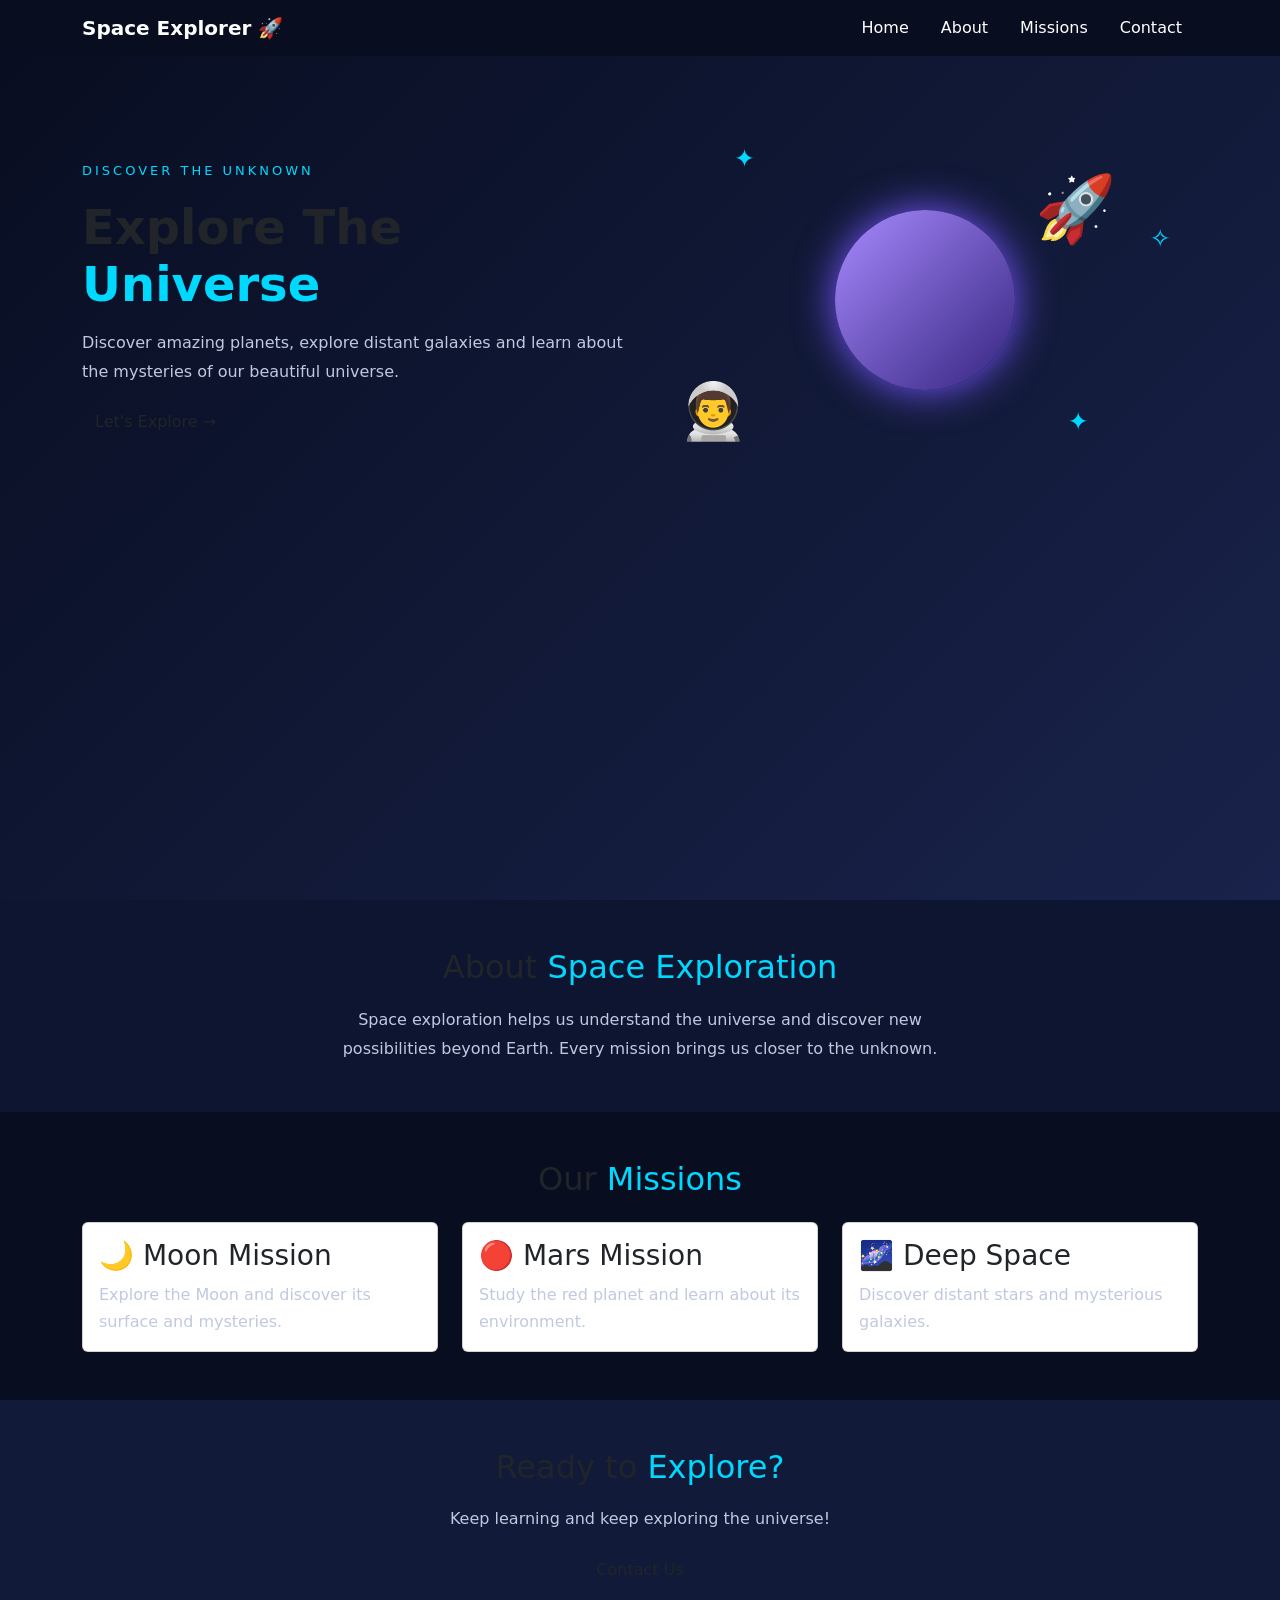
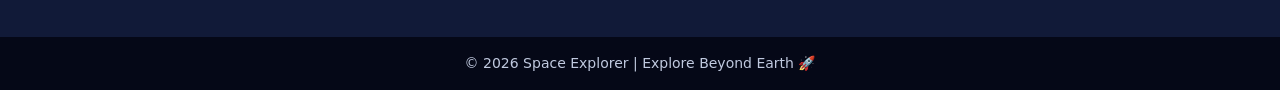
<file: Task 4/index.html>
<!DOCTYPE html>
<html lang="en">
<head>
    <meta charset="UTF-8">
    <meta name="viewport" content="width=device-width, initial-scale=1.0">

    <title>Space Explorer</title>

    <link rel="stylesheet" href="task4.css">

    <link href="https://cdn.jsdelivr.net/npm/bootstrap@5.3.8/dist/css/bootstrap.min.css"
          rel="stylesheet">
</head>

<body>

    <!-- Navbar -->
    <nav class="navbar navbar-expand-lg navbar-dark fixed-top">
        <div class="container">

            <a class="navbar-brand" href="#home">
                Space Explorer 🚀
            </a>

            <button class="navbar-toggler" type="button"
                    data-bs-toggle="collapse"
                    data-bs-target="#navbarNav">
                <span class="navbar-toggler-icon"></span>
            </button>

            <div class="collapse navbar-collapse" id="navbarNav">
                <ul class="navbar-nav ms-auto">

                    <li class="nav-item">
                        <a class="nav-link" href="#home">Home</a>
                    </li>

                    <li class="nav-item">
                        <a class="nav-link" href="#about">About</a>
                    </li>

                    <li class="nav-item">
                        <a class="nav-link" href="#missions">Missions</a>
                    </li>

                    <li class="nav-item">
                        <a class="nav-link" href="#contact">Contact</a>
                    </li>

                </ul>
            </div>

        </div>
    </nav>


    <!-- Hero Section -->
    <section id="home" class="hero">
        <div class="container">
            <div class="row align-items-center">

                <div class="col-md-6 hero-text">

                    <p class="heading">DISCOVER THE UNKNOWN</p>

                    <h1>
                        Explore The
                        <span>Universe</span>
                    </h1>

                    <p>
                        Discover amazing planets, explore distant
                        galaxies and learn about the mysteries
                        of our beautiful universe.
                    </p>

                    <a href="#missions" class="btn explore-btn">
                        Let's Explore →
                    </a>

                </div>

                <div class="col-md-6">

                    <div class="space">

                        <div class="planet"></div>

                        <div class="rocket">🚀</div>

                        <div class="astronaut">👨‍🚀</div>

                        <div class="star star1">✦</div>
                        <div class="star star2">✧</div>
                        <div class="star star3">✦</div>

                    </div>

                </div>

            </div>
        </div>
    </section>


    <!-- About Section -->
    <section id="about" class="about py-5">

        <div class="container text-center">

            <h2>About <span>Space Exploration</span></h2>

            <p>
                Space exploration helps us understand the universe
                and discover new possibilities beyond Earth.
                Every mission brings us closer to the unknown.
            </p>

        </div>

    </section>


    <!-- Missions Section -->
    <section id="missions" class="missions py-5">

        <div class="container">

            <h2 class="text-center mb-4">
                Our <span>Missions</span>
            </h2>

            <div class="row g-4">

                <div class="col-md-4">
                    <div class="card mission-card">
                        <div class="card-body">
                            <h3 class="card-title">🌙 Moon Mission</h3>
                            <p class="card-text">
                                Explore the Moon and discover
                                its surface and mysteries.
                            </p>
                        </div>
                    </div>
                </div>

                <div class="col-md-4">
                    <div class="card mission-card">
                        <div class="card-body">
                            <h3 class="card-title">🔴 Mars Mission</h3>
                            <p class="card-text">
                                Study the red planet and learn
                                about its environment.
                            </p>
                        </div>
                    </div>
                </div>

                <div class="col-md-4">
                    <div class="card mission-card">
                        <div class="card-body">
                            <h3 class="card-title">🌌 Deep Space</h3>
                            <p class="card-text">
                                Discover distant stars and
                                mysterious galaxies.
                            </p>
                        </div>
                    </div>
                </div>

            </div>

        </div>

    </section>


    <!-- Contact Section -->
    <section id="contact" class="contact py-5 text-center">

        <div class="container">

            <h2>Ready to <span>Explore?</span></h2>

            <p>Keep learning and keep exploring the universe!</p>

            <a href="mailto:spaceexplorer@example.com"
               class="btn explore-btn">
                Contact Us
            </a>

        </div>

    </section>


    <!-- Footer -->
    <footer class="text-center py-3">
        <p>© 2026 Space Explorer | Explore Beyond Earth 🚀</p>
    </footer>


    <script src="https://cdn.jsdelivr.net/npm/bootstrap@5.3.8/dist/js/bootstrap.bundle.min.js"></script>

</body>
</html>
</file>
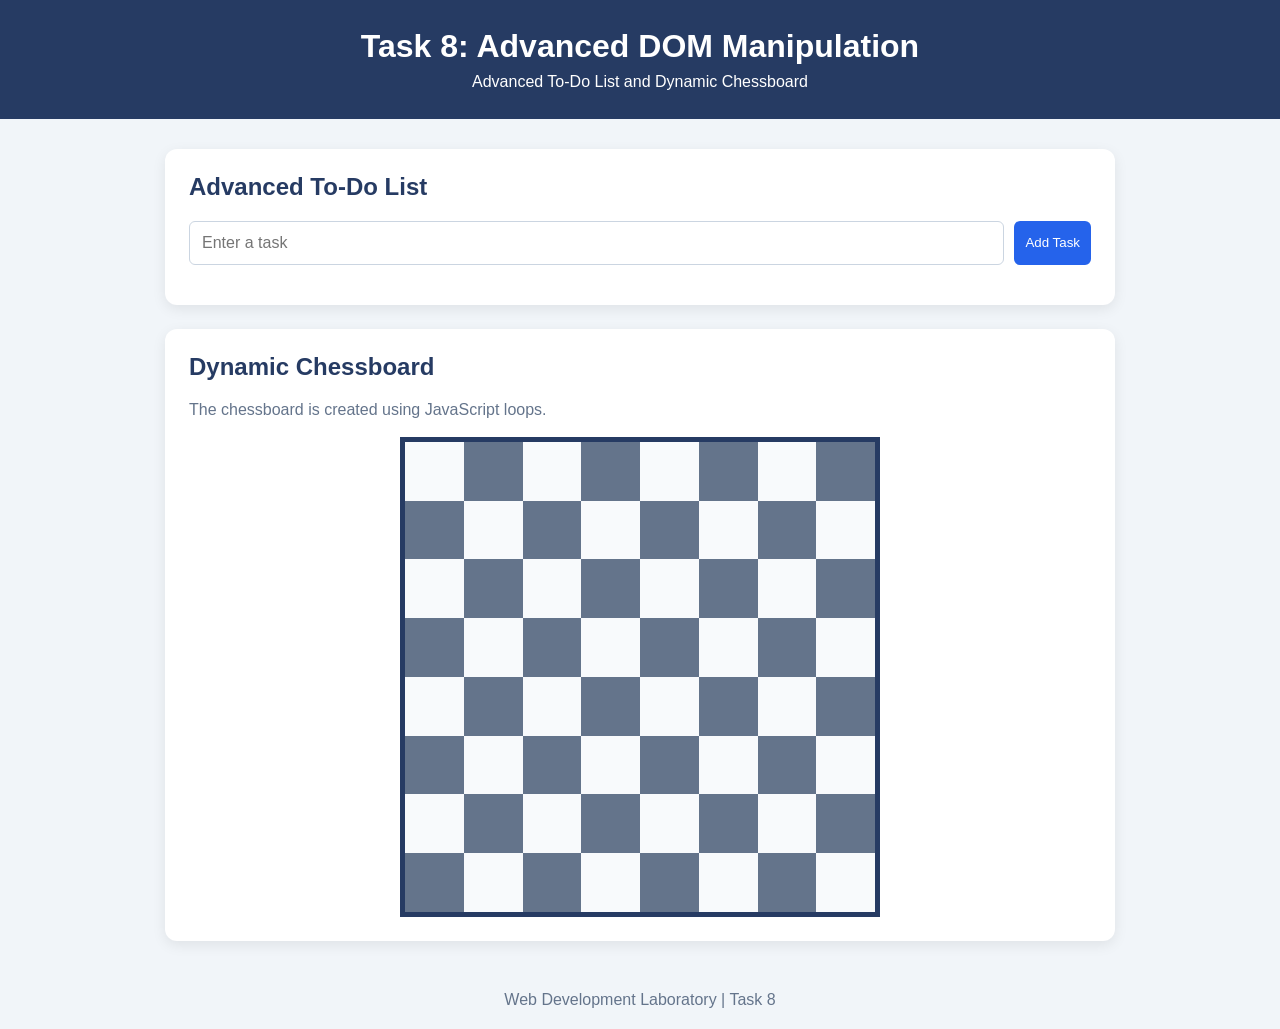
<file: Task 8/index.html>
<!DOCTYPE html>
<html lang="en">
<head>
    <meta charset="UTF-8">
    <meta name="viewport" content="width=device-width, initial-scale=1.0">
    <title>Task 8 - Advanced DOM Applications</title>
    <link rel="stylesheet" href="style.css">
</head>
<body>
    <header>
        <h1>Task 8: Advanced DOM Manipulation</h1>
        <p>Advanced To-Do List and Dynamic Chessboard</p>
    </header>

    <main>
        <section class="card">
            <h2>Advanced To-Do List</h2>
            <div class="input-row">
                <input type="text" id="taskInput" placeholder="Enter a task">
                <button id="addButton">Add Task</button>
            </div>
            <ul id="taskList"></ul>
        </section>

        <section class="card">
            <h2>Dynamic Chessboard</h2>
            <p class="hint">The chessboard is created using JavaScript loops.</p>
            <div id="chessboard" aria-label="Chessboard"></div>
        </section>
    </main>

    <footer>Web Development Laboratory | Task 8</footer>
    <script src="script.js"></script>
</body>
</html>
</file>
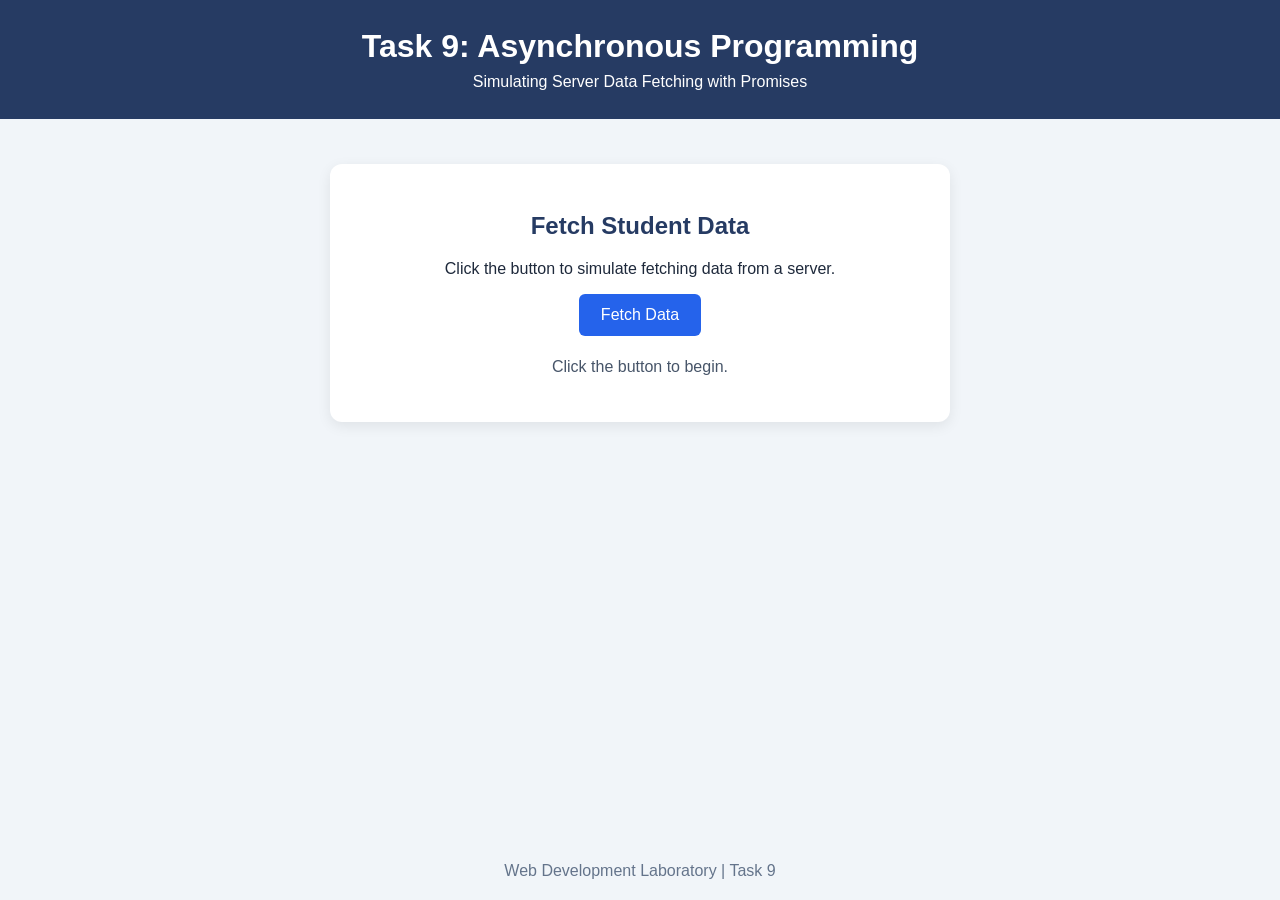
<file: Task 9/index.html>
<!DOCTYPE html>
<html lang="en">
<head>
    <meta charset="UTF-8">
    <meta name="viewport" content="width=device-width, initial-scale=1.0">
    <title>Task 9 - Asynchronous JavaScript</title>
    <link rel="stylesheet" href="style.css">
</head>
<body>
    <header>
        <h1>Task 9: Asynchronous Programming</h1>
        <p>Simulating Server Data Fetching with Promises</p>
    </header>

    <main class="card">
        <h2>Fetch Student Data</h2>
        <p>Click the button to simulate fetching data from a server.</p>
        <button id="fetchButton">Fetch Data</button>
        <p id="status" aria-live="polite">Click the button to begin.</p>
        <div id="result"></div>
    </main>

    <footer>Web Development Laboratory | Task 9</footer>
    <script src="script.js"></script>
</body>
</html>
</file>
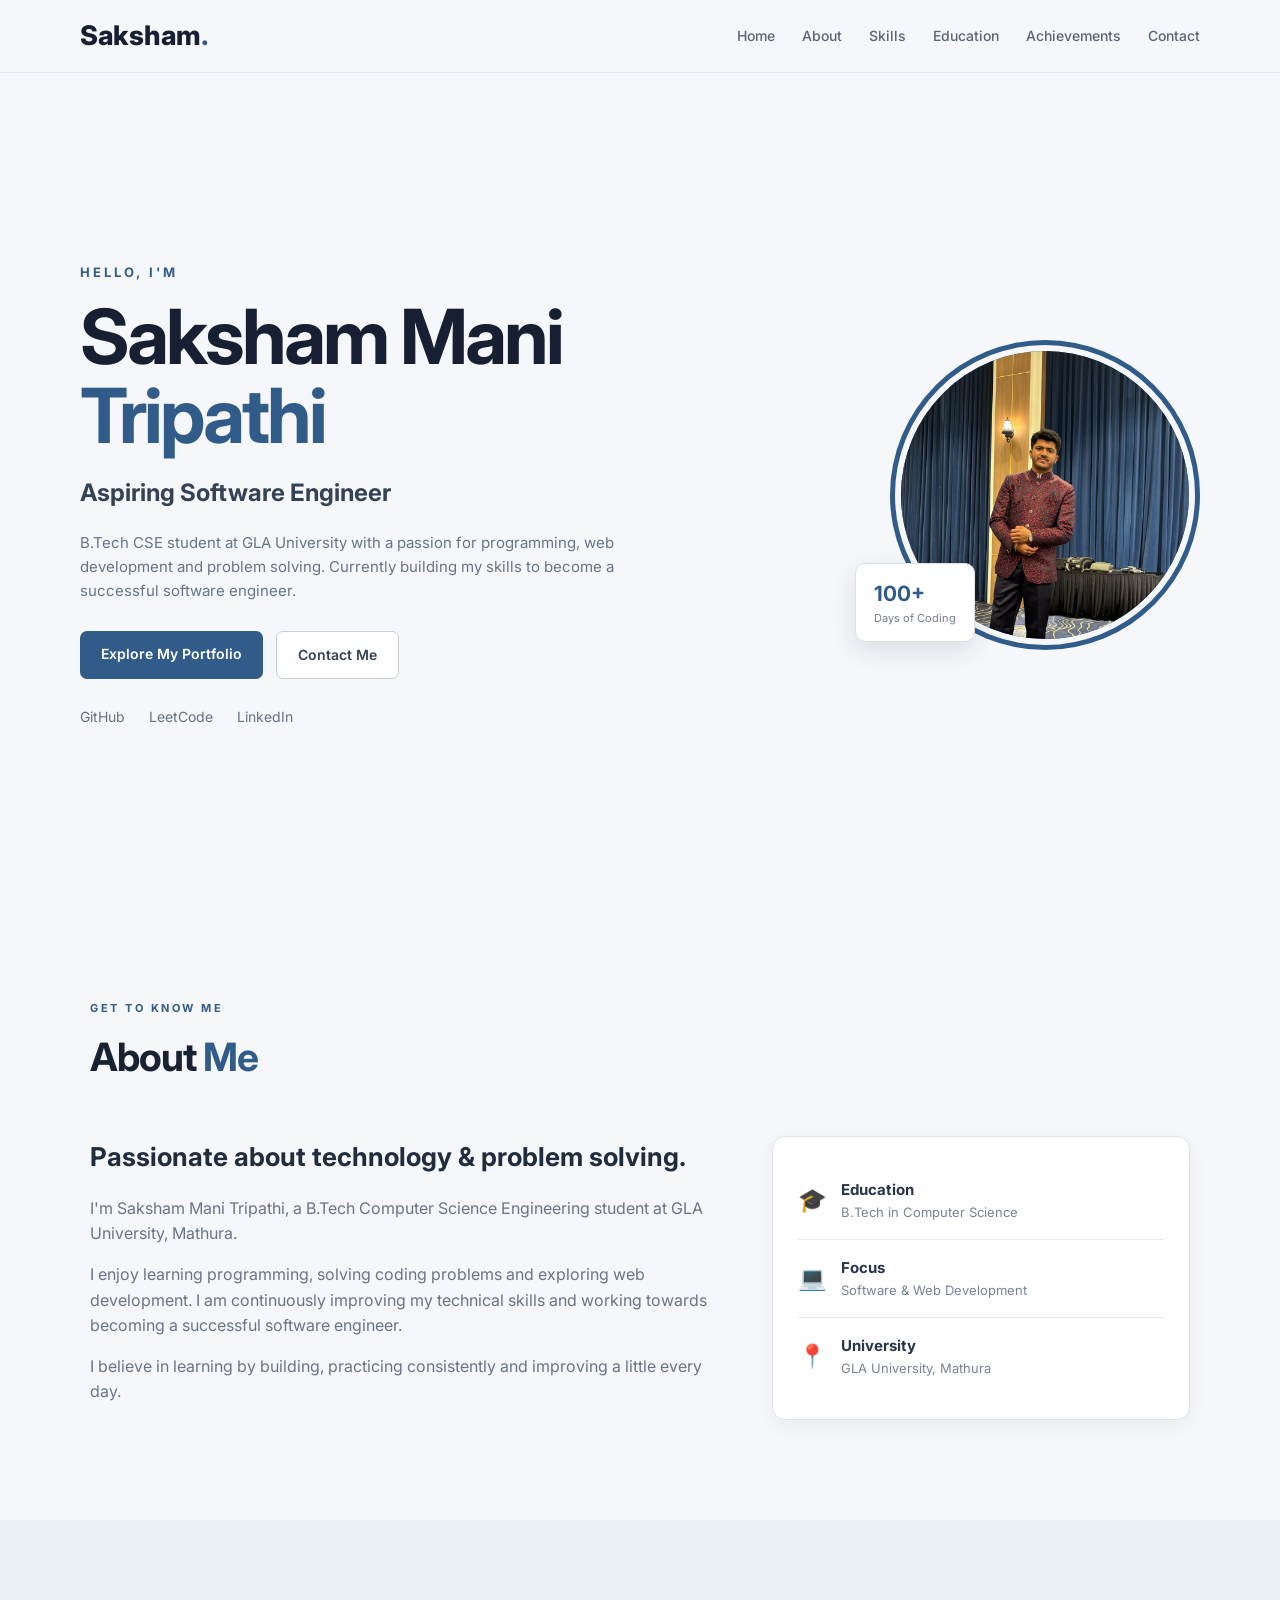
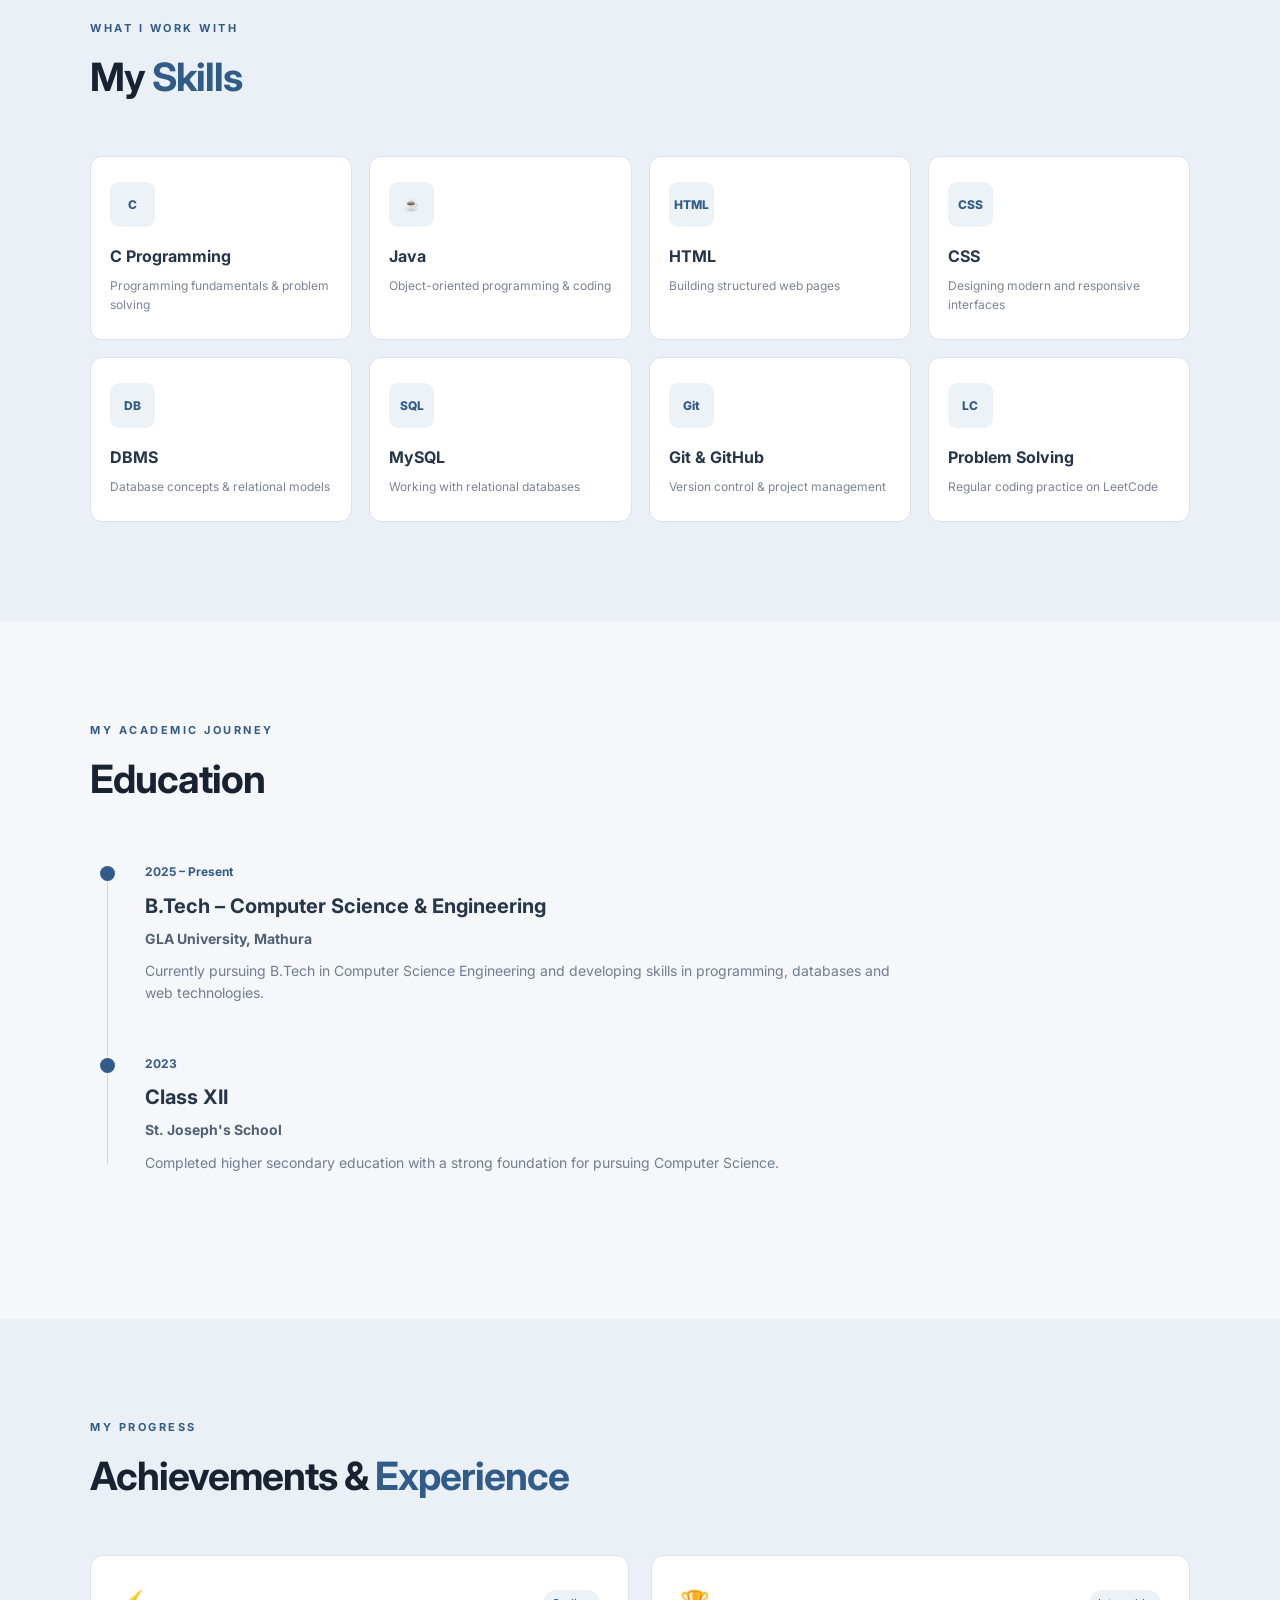
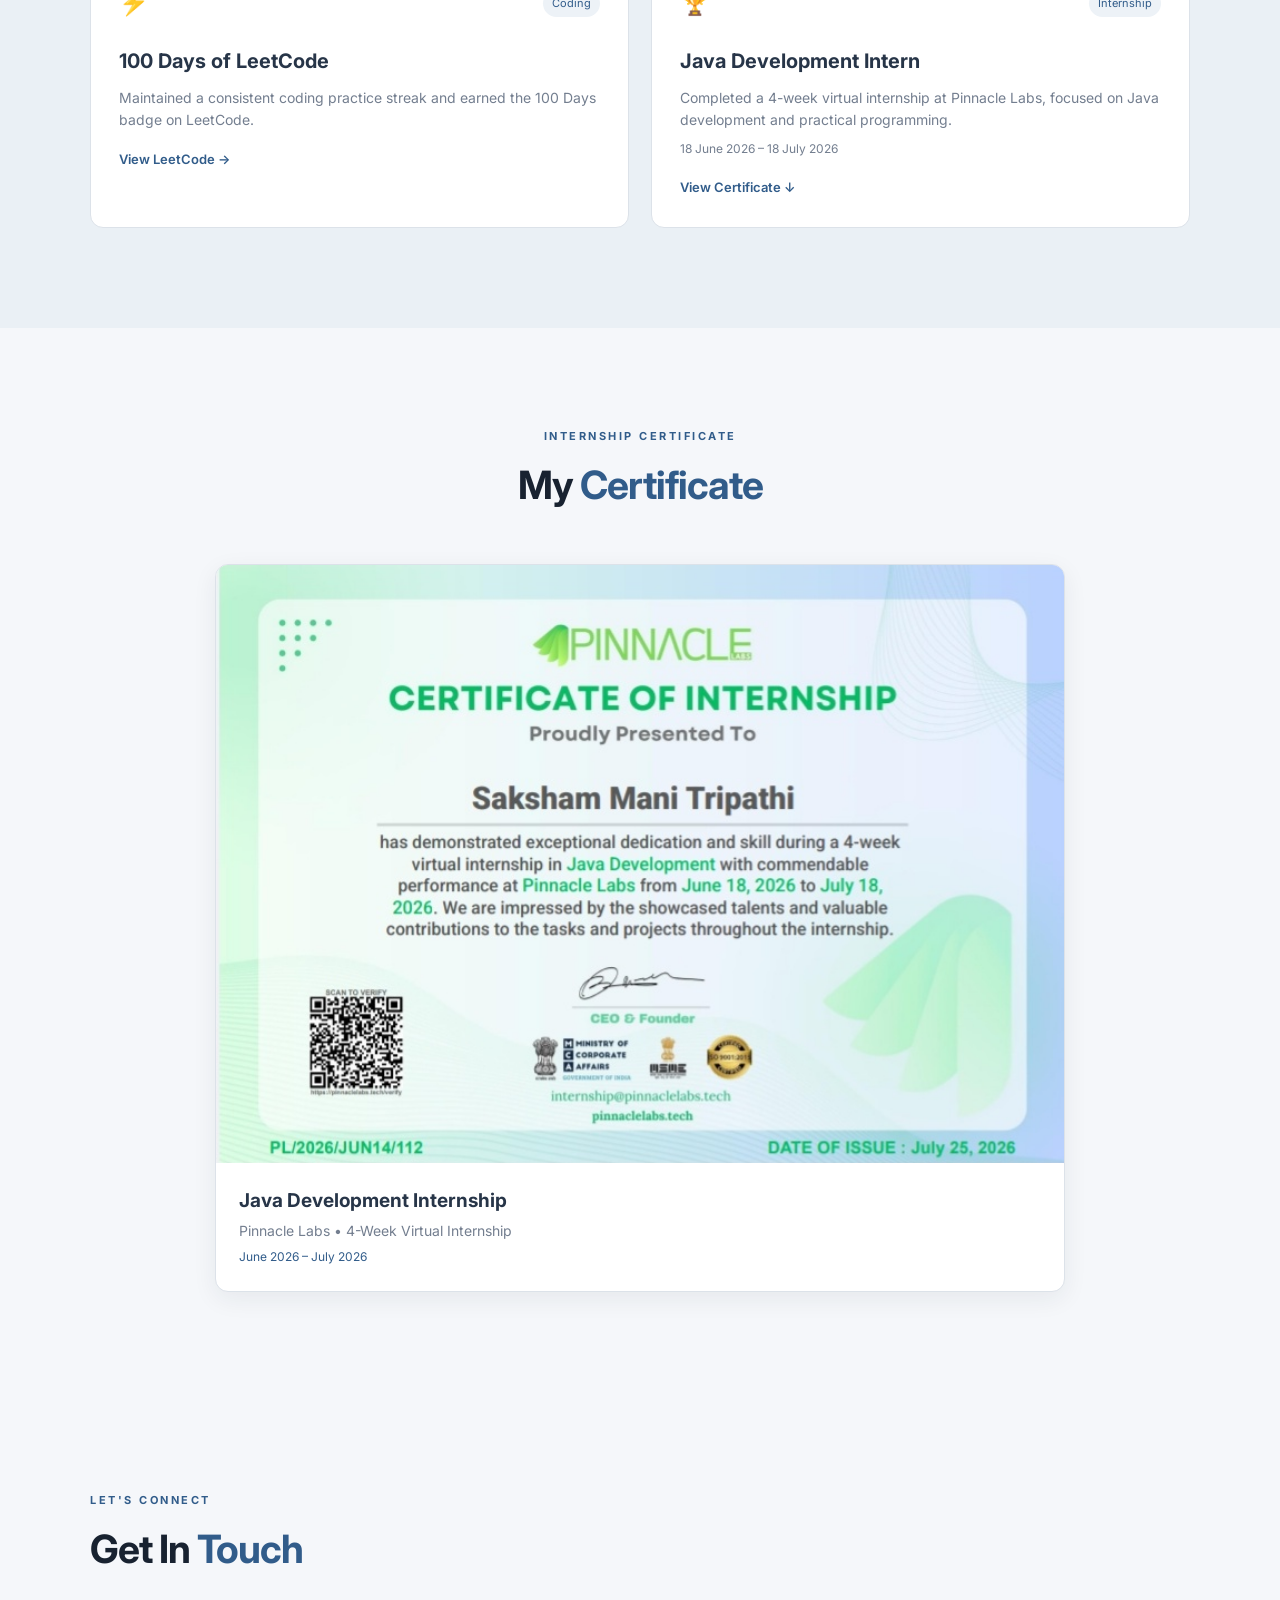
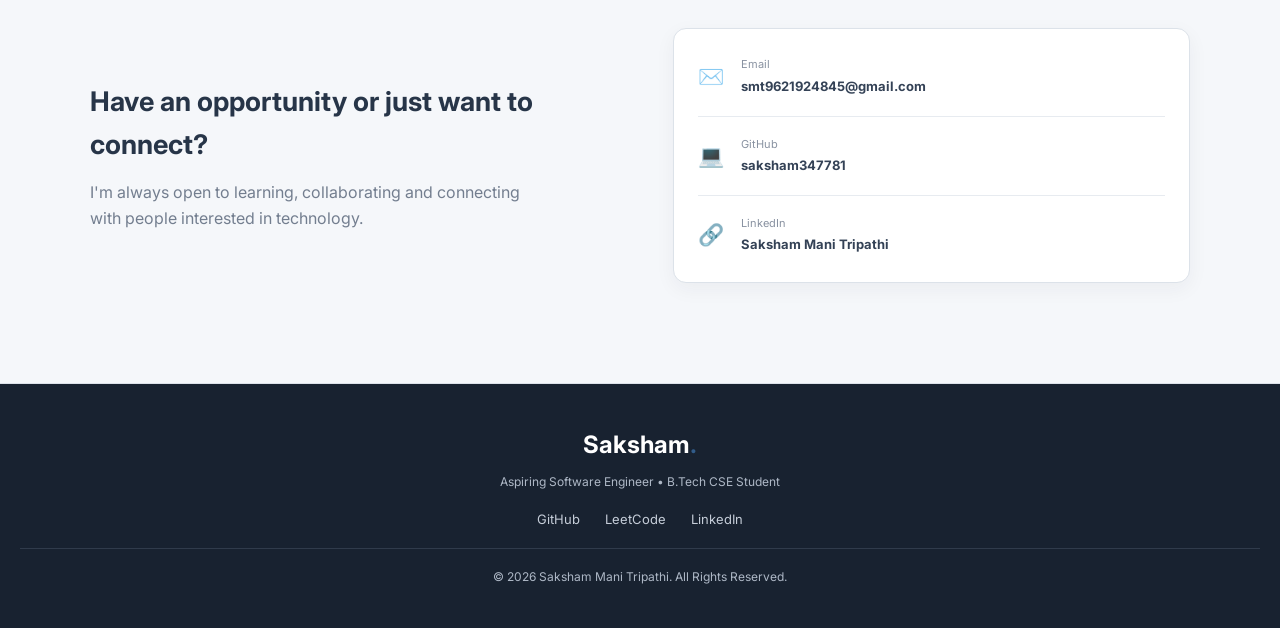
<file: Task 1/Portfolio/index.html>
<!DOCTYPE html>
<html lang="en">
<head>
    <meta charset="UTF-8">
    <meta name="viewport" content="width=device-width, initial-scale=1.0">

    <title>Saksham Mani Tripathi | Portfolio</title>

    <link rel="stylesheet" href="style.css">

    <link rel="preconnect" href="https://fonts.googleapis.com">
    <link rel="preconnect" href="https://fonts.gstatic.com" crossorigin>

    <link href="https://fonts.googleapis.com/css2?family=Inter:wght@400;500;600;700;800&display=swap" rel="stylesheet">
</head>

<body>

    <header class="navbar">
        <div class="nav-container">
            <a href="#home" class="logo">Saksham<span>.</span></a>

            <nav>
                <a href="#home">Home</a>
                <a href="#about">About</a>
                <a href="#skills">Skills</a>
                <a href="#education">Education</a>
                <a href="#achievements">Achievements</a>
                <a href="#contact">Contact</a>
            </nav>
        </div>
    </header>

    <main>

        <section id="home" class="hero">
            <div class="hero-content">
                <p class="small-heading">HELLO, I'M</p>

                <h1>
                    Saksham Mani
                    <span>Tripathi</span>
                </h1>

                <h2>Aspiring Software Engineer</h2>

                <p class="hero-text">
                    B.Tech CSE student at GLA University with a passion for
                    programming, web development and problem solving.
                    Currently building my skills to become a successful
                    software engineer.
                </p>

                <div class="hero-buttons">
                    <a href="#about" class="btn primary-btn">Explore My Portfolio</a>
                    <a href="#contact" class="btn secondary-btn">Contact Me</a>
                </div>

                <div class="social-links">
                    <a href="https://github.com/saksham347781" target="_blank">GitHub</a>
                    <a href="https://leetcode.com/u/saksham_tripathi3477/" target="_blank">LeetCode</a>
                    <a href="https://www.linkedin.com/in/saksham-mani-tripathi-646181384" target="_blank">LinkedIn</a>
                </div>
            </div>

            <div class="hero-image">
                <div class="image-circle">
                    <img src="images/profile.jpg" alt="Saksham Mani Tripathi">
                </div>

                <div class="floating-card">
                    <strong>100+</strong>
                    <span>Days of Coding</span>
                </div>
            </div>
        </section>

        <section id="about" class="section">
            <div class="section-heading">
                <p>GET TO KNOW ME</p>
                <h2>About <span>Me</span></h2>
            </div>

            <div class="about-content">
                <div class="about-text">
                    <h3>Passionate about technology & problem solving.</h3>

                    <p>
                        I'm Saksham Mani Tripathi, a B.Tech Computer Science
                        Engineering student at GLA University, Mathura.
                    </p>

                    <p>
                        I enjoy learning programming, solving coding problems
                        and exploring web development. I am continuously
                        improving my technical skills and working towards
                        becoming a successful software engineer.
                    </p>

                    <p>
                        I believe in learning by building, practicing
                        consistently and improving a little every day.
                    </p>
                </div>

                <div class="about-card">
                    <div class="info-box">
                        <span>🎓</span>
                        <div>
                            <h4>Education</h4>
                            <p>B.Tech in Computer Science</p>
                        </div>
                    </div>

                    <div class="info-box">
                        <span>💻</span>
                        <div>
                            <h4>Focus</h4>
                            <p>Software & Web Development</p>
                        </div>
                    </div>

                    <div class="info-box">
                        <span>📍</span>
                        <div>
                            <h4>University</h4>
                            <p>GLA University, Mathura</p>
                        </div>
                    </div>
                </div>
            </div>
        </section>

        <section id="skills" class="section skills-section">
            <div class="section-heading">
                <p>WHAT I WORK WITH</p>
                <h2>My <span>Skills</span></h2>
            </div>

            <div class="skills-grid">

                <div class="skill-card">
                    <div class="skill-icon">C</div>
                    <h3>C Programming</h3>
                    <p>Programming fundamentals & problem solving</p>
                </div>

                <div class="skill-card">
                    <div class="skill-icon">☕</div>
                    <h3>Java</h3>
                    <p>Object-oriented programming & coding</p>
                </div>

                <div class="skill-card">
                    <div class="skill-icon">HTML</div>
                    <h3>HTML</h3>
                    <p>Building structured web pages</p>
                </div>

                <div class="skill-card">
                    <div class="skill-icon">CSS</div>
                    <h3>CSS</h3>
                    <p>Designing modern and responsive interfaces</p>
                </div>

                <div class="skill-card">
                    <div class="skill-icon">DB</div>
                    <h3>DBMS</h3>
                    <p>Database concepts & relational models</p>
                </div>

                <div class="skill-card">
                    <div class="skill-icon">SQL</div>
                    <h3>MySQL</h3>
                    <p>Working with relational databases</p>
                </div>

                <div class="skill-card">
                    <div class="skill-icon">Git</div>
                    <h3>Git & GitHub</h3>
                    <p>Version control & project management</p>
                </div>

                <div class="skill-card">
                    <div class="skill-icon">LC</div>
                    <h3>Problem Solving</h3>
                    <p>Regular coding practice on LeetCode</p>
                </div>

            </div>
        </section>

        <section id="education" class="section">
            <div class="section-heading">
                <p>MY ACADEMIC JOURNEY</p>
                <h2>Education</h2>
            </div>

            <div class="timeline">

                <div class="timeline-item">
                    <div class="timeline-dot"></div>

                    <div class="timeline-content">
                        <span class="timeline-date">2025 – Present</span>

                        <h3>B.Tech – Computer Science & Engineering</h3>
                        <h4>GLA University, Mathura</h4>

                        <p>
                            Currently pursuing B.Tech in Computer Science
                            Engineering and developing skills in programming,
                            databases and web technologies.
                        </p>
                    </div>
                </div>

                <div class="timeline-item">
                    <div class="timeline-dot"></div>

                    <div class="timeline-content">
                        <span class="timeline-date">2023</span>

                        <h3>Class XII</h3>
                        <h4>St. Joseph's School</h4>

                        <p>
                            Completed higher secondary education with a strong
                            foundation for pursuing Computer Science.
                        </p>
                    </div>
                </div>

            </div>
        </section>

        <section id="achievements" class="section achievements-section">
            <div class="section-heading">
                <p>MY PROGRESS</p>
                <h2>Achievements & <span>Experience</span></h2>
            </div>

            <div class="achievement-grid">

                <div class="achievement-card">
                    <div class="achievement-top">
                        <div class="achievement-icon">⚡</div>
                        <span class="achievement-tag">Coding</span>
                    </div>

                    <h3>100 Days of LeetCode</h3>

                    <p>
                        Maintained a consistent coding practice streak and
                        earned the 100 Days badge on LeetCode.
                    </p>

                    <a href="https://leetcode.com/u/saksham_tripathi3477/" target="_blank">
                        View LeetCode →
                    </a>
                </div>

                <div class="achievement-card">
                    <div class="achievement-top">
                        <div class="achievement-icon">🏆</div>
                        <span class="achievement-tag">Internship</span>
                    </div>

                    <h3>Java Development Intern</h3>

                    <p>
                        Completed a 4-week virtual internship at Pinnacle Labs,
                        focused on Java development and practical programming.
                    </p>

                    <p class="date-text">
                        18 June 2026 – 18 July 2026
                    </p>

                    <a href="#certificate">
                        View Certificate ↓
                    </a>
                </div>

            </div>
        </section>

        <section id="certificate" class="section certificate-section">
            <div class="section-heading">
                <p>INTERNSHIP CERTIFICATE</p>
                <h2>My <span>Certificate</span></h2>
            </div>

            <div class="certificate-card">
                <img src="images/pinnacle-certificate.jpg" alt="Pinnacle Labs Internship Certificate">

                <div class="certificate-info">
                    <h3>Java Development Internship</h3>
                    <p>Pinnacle Labs • 4-Week Virtual Internship</p>
                    <span>June 2026 – July 2026</span>
                </div>
            </div>
        </section>

        <section id="contact" class="section contact-section">
            <div class="section-heading">
                <p>LET'S CONNECT</p>
                <h2>Get In <span>Touch</span></h2>
            </div>

            <div class="contact-content">

                <div class="contact-text">
                    <h3>Have an opportunity or just want to connect?</h3>

                    <p>
                        I'm always open to learning, collaborating and
                        connecting with people interested in technology.
                    </p>
                </div>

                <div class="contact-card">

                    <a href="mailto:smt9621924845@gmail.com" class="contact-item">
                        <span>✉️</span>

                        <div>
                            <small>Email</small>
                            <strong>smt9621924845@gmail.com</strong>
                        </div>
                    </a>

                    <a href="https://github.com/saksham347781" target="_blank" class="contact-item">
                        <span>💻</span>

                        <div>
                            <small>GitHub</small>
                            <strong>saksham347781</strong>
                        </div>
                    </a>

                    <a href="https://www.linkedin.com/in/saksham-mani-tripathi-646181384" target="_blank" class="contact-item">
                        <span>🔗</span>

                        <div>
                            <small>LinkedIn</small>
                            <strong>Saksham Mani Tripathi</strong>
                        </div>
                    </a>

                </div>
            </div>
        </section>

    </main>

    <footer>
        <div class="footer-content">
            <h3>Saksham<span>.</span></h3>

            <p>
                Aspiring Software Engineer • B.Tech CSE Student
            </p>

            <div class="footer-links">
                <a href="https://github.com/saksham347781" target="_blank">GitHub</a>
                <a href="https://leetcode.com/u/saksham_tripathi3477/" target="_blank">LeetCode</a>
                <a href="https://www.linkedin.com/in/saksham-mani-tripathi-646181384" target="_blank">LinkedIn</a>
            </div>

            <p class="copyright">
                © 2026 Saksham Mani Tripathi. All Rights Reserved.
            </p>
        </div>
    </footer>

</body>
</html>
</file>
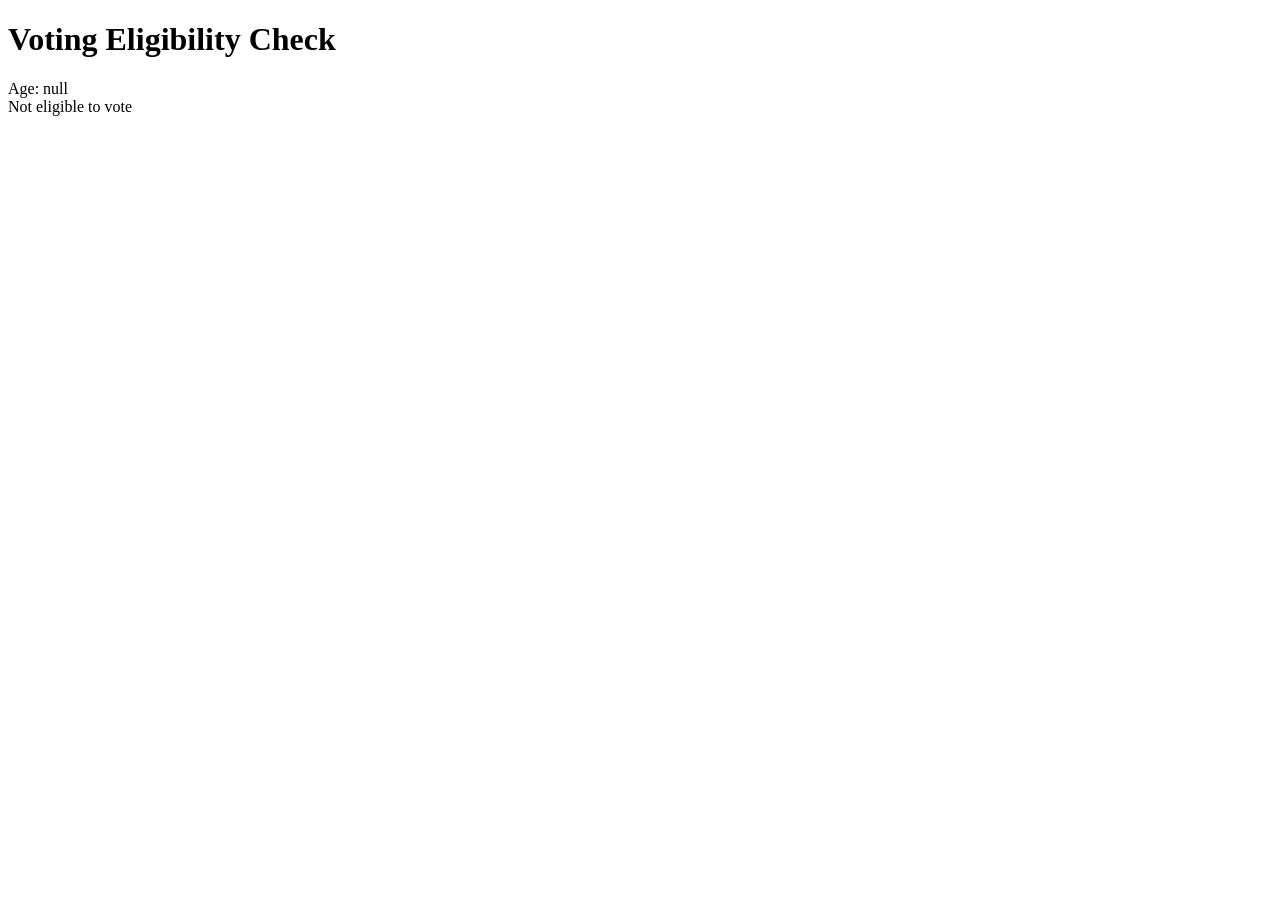
<file: Task 5/Age Calculator.html>
<!DOCTYPE html>
<html>
<head>
    <title>Voting Eligibility Checker</title>
</head>
<body>

    <h1>Voting Eligibility Check</h1>

    <script>
        let age = prompt("Enter your age:");

        if (age != "" && isFinite(age) && age >= 0 && age % 1 == 0) {
            let result = age >= 18 ? "Eligible to vote" : "Not eligible to vote";

            document.write("Age: " + age + "<br>");
            document.write(result);
        }
        else {
            document.write("Enter valid age");
        }
    </script>

</body>
</html>
</file>
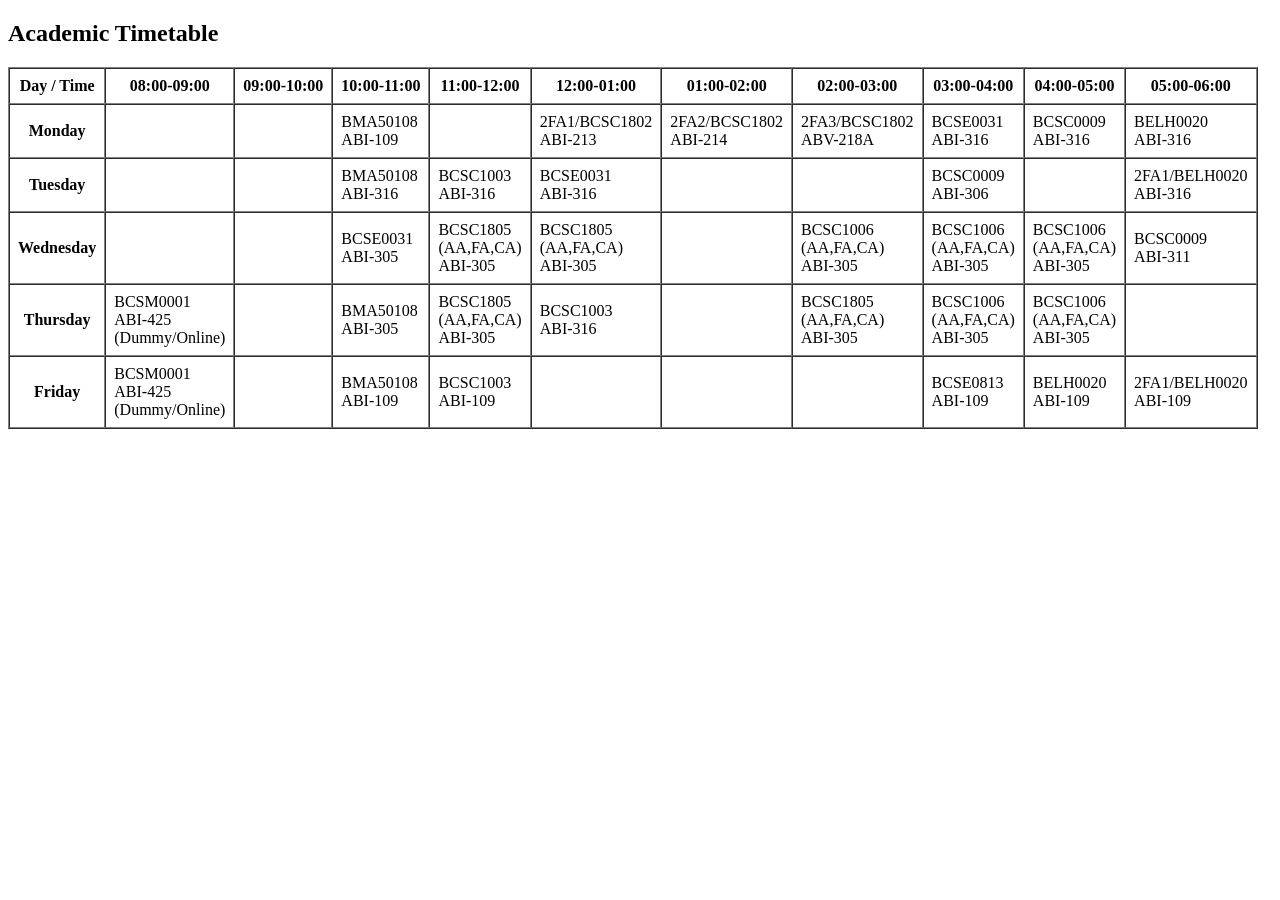
<file: Task 1/Timetable/timetable.html>
<!DOCTYPE html>
<html lang="en">
<head>
    <meta charset="UTF-8">
    <title>Academic Timetable</title>
</head>
<body>

    <h2>Academic Timetable</h2>

    <table border="1" cellpadding="8" cellspacing="0">
        <thead>
            <tr>
                <th>Day / Time</th>
                <th>08:00-09:00</th>
                <th>09:00-10:00</th>
                <th>10:00-11:00</th>
                <th>11:00-12:00</th>
                <th>12:00-01:00</th>
                <th>01:00-02:00</th>
                <th>02:00-03:00</th>
                <th>03:00-04:00</th>
                <th>04:00-05:00</th>
                <th>05:00-06:00</th>
            </tr>
        </thead>

        <tbody>
            <tr>
                <th>Monday</th>
                <td></td>
                <td></td>
                <td>BMA50108<br>ABI-109</td>
                <td></td>
                <td>2FA1/BCSC1802<br>ABI-213</td>
                <td>2FA2/BCSC1802<br>ABI-214</td>
                <td>2FA3/BCSC1802<br>ABV-218A</td>
                <td>BCSE0031<br>ABI-316</td>
                <td>BCSC0009<br>ABI-316</td>
                <td>BELH0020<br>ABI-316</td>
            </tr>

            <tr>
                <th>Tuesday</th>
                <td></td>
                <td></td>
                <td>BMA50108<br>ABI-316</td>
                <td>BCSC1003<br>ABI-316</td>
                <td>BCSE0031<br>ABI-316</td>
                <td></td>
                <td></td>
                <td>BCSC0009<br>ABI-306</td>
                <td></td>
                <td>2FA1/BELH0020<br>ABI-316</td>
            </tr>

            <tr>
                <th>Wednesday</th>
                <td></td>
                <td></td>
                <td>BCSE0031<br>ABI-305</td>
                <td>BCSC1805<br>(AA,FA,CA)<br>ABI-305</td>
                <td>BCSC1805<br>(AA,FA,CA)<br>ABI-305</td>
                <td></td>
                <td>BCSC1006<br>(AA,FA,CA)<br>ABI-305</td>
                <td>BCSC1006<br>(AA,FA,CA)<br>ABI-305</td>
                <td>BCSC1006<br>(AA,FA,CA)<br>ABI-305</td>
                <td>BCSC0009<br>ABI-311</td>
            </tr>

            <tr>
                <th>Thursday</th>
                <td>BCSM0001<br>ABI-425<br>(Dummy/Online)</td>
                <td></td>
                <td>BMA50108<br>ABI-305</td>
                <td>BCSC1805<br>(AA,FA,CA)<br>ABI-305</td>
                <td>BCSC1003<br>ABI-316</td>
                <td></td>
                <td>BCSC1805<br>(AA,FA,CA)<br>ABI-305</td>
                <td>BCSC1006<br>(AA,FA,CA)<br>ABI-305</td>
                <td>BCSC1006<br>(AA,FA,CA)<br>ABI-305</td>
                <td></td>
            </tr>

            <tr>
                <th>Friday</th>
                <td>BCSM0001<br>ABI-425<br>(Dummy/Online)</td>
                <td></td>
                <td>BMA50108<br>ABI-109</td>
                <td>BCSC1003<br>ABI-109</td>
                <td></td>
                <td></td>
                <td></td>
                <td>BCSE0813<br>ABI-109</td>
                <td>BELH0020<br>ABI-109</td>
                <td>2FA1/BELH0020<br>ABI-109</td>
            </tr>
        </tbody>
    </table>

</body>
</html>
</file>
<file: Task 4/task4.css>
/* Basic Styling */

* {
    margin: 0;
    padding: 0;
    box-sizing: border-box;
    scroll-behavior: smooth;
}

body {
    background-color: #080d20;
    color: white;
    font-family: Arial, sans-serif;
}

section {
    scroll-margin-top: 70px;
}

span {
    color: #00d9ff;
}


/* Navbar */

.navbar {
    background-color: #080d20;
    padding: 15px 0;
}

.navbar-brand {
    font-size: 23px;
    font-weight: bold;
}

.nav-link {
    color: white !important;
    margin: 0 8px;
    transition: 0.3s;
}

.nav-link:hover {
    color: #00d9ff !important;
    transform: translateY(-3px);
}


/* Hero Section */

.hero {
    min-height: 100vh;
    padding: 100px 0 40px;
    background: linear-gradient(135deg, #080d20, #19234b);
}

.hero-text h1 {
    font-size: 48px;
    font-weight: bold;
    margin: 15px 0;
}

.hero-text p {
    color: #c0c9df;
    line-height: 1.8;
}

.heading {
    color: #00d9ff !important;
    letter-spacing: 3px;
    font-size: 13px;
}

.explore-btn {
    background-color: #7657ff;
    color: white;
    border-radius: 25px;
    padding: 11px 23px;
    transition: 0.3s;
}

.explore-btn:hover {
    background-color: #00d9ff;
    color: #080d20;
    transform: translateY(-3px);
}


/* Space Animation */

.space {
    height: 400px;
    position: relative;
    display: flex;
    justify-content: center;
    align-items: center;
}

.planet {
    width: 180px;
    height: 180px;
    background: linear-gradient(135deg, #a88aff, #34247e);
    border-radius: 50%;
    box-shadow: 0 0 40px #7657ff;
    animation: planetMove 4s infinite alternate;
}

.rocket {
    position: absolute;
    top: 15%;
    right: 15%;
    font-size: 65px;
    animation: rocketMove 3s infinite alternate;
}

.astronaut {
    position: absolute;
    bottom: 12%;
    left: 5%;
    font-size: 55px;
    animation: astronautMove 4s infinite alternate;
}

.star {
    position: absolute;
    color: #00d9ff;
    font-size: 25px;
    animation: starMove 2s infinite alternate;
}

.star1 {
    top: 10%;
    left: 15%;
}

.star2 {
    top: 30%;
    right: 5%;
}

.star3 {
    bottom: 15%;
    right: 20%;
}


/* Keyframe Animations */

@keyframes rocketMove {
    from {
        transform: translateY(0);
    }

    to {
        transform: translateY(-30px);
    }
}

@keyframes astronautMove {
    from {
        transform: translateY(0) rotate(-10deg);
    }

    to {
        transform: translateY(-20px) rotate(10deg);
    }
}

@keyframes planetMove {
    from {
        transform: scale(1);
    }

    to {
        transform: scale(1.08);
    }
}

@keyframes starMove {
    from {
        opacity: 0.3;
    }

    to {
        opacity: 1;
    }
}


/* About Section */

.about {
    background-color: #0e1530;
}

.about p {
    max-width: 650px;
    margin: 20px auto 0;
    line-height: 1.8;
    color: #c0c9df;
}


/* Mission Cards */

.missions {
    background-color: #080d20;
}

.mission-card {
    height: 100%;
    background-color: #141e3c;
    color: white;
    border: 1px solid #29385f;
    border-radius: 12px;
    transition: 0.3s;
}

.mission-card:hover {
    transform: translateY(-8px);
    border-color: #00d9ff;
    box-shadow: 0 5px 20px #00d9ff22;
}

.mission-card .card-text {
    color: #c0c9df;
    line-height: 1.7;
}


/* Contact Section */

.contact {
    background-color: #111a38;
}

.contact p {
    margin: 20px 0;
    color: #c0c9df;
}


/* Footer */

footer {
    background-color: #050817;
    color: #c0c9df;
}

footer p {
    margin: 0;
    font-size: 14px;
}


/* Responsive Design */

@media (max-width: 768px) {

    .hero {
        text-align: center;
    }

    .hero-text h1 {
        font-size: 36px;
    }

    .space {
        height: 300px;
    }

    .planet {
        width: 140px;
        height: 140px;
    }

    .rocket {
        font-size: 50px;
    }

    .astronaut {
        font-size: 45px;
    }

}
</file>
<file: Task 8/style.css>
* {
    box-sizing: border-box;
}

body {
    margin: 0;
    font-family: Arial, sans-serif;
    background: #f1f5f9;
    color: #1e293b;
}

header {
    text-align: center;
    padding: 28px 15px;
    color: white;
    background: #263b63;
}

header h1 {
    margin: 0 0 8px;
}

header p {
    margin: 0;
}

main {
    width: 90%;
    max-width: 950px;
    margin: 30px auto;
    display: grid;
    gap: 24px;
}

.card {
    background: white;
    padding: 24px;
    border-radius: 12px;
    box-shadow: 0 4px 14px rgba(0, 0, 0, 0.08);
}

h2 {
    margin-top: 0;
    color: #263b63;
}

.input-row {
    display: flex;
    gap: 10px;
}

input {
    flex: 1;
    min-width: 0;
    padding: 12px;
    border: 1px solid #cbd5e1;
    border-radius: 6px;
    font-size: 16px;
}

button {
    border: 0;
    border-radius: 6px;
    padding: 8px 11px;
    color: white;
    background: #2563eb;
    cursor: pointer;
}

button:hover {
    opacity: 0.88;
}

#taskList {
    padding-left: 0;
    list-style: none;
}

#taskList li {
    display: flex;
    align-items: center;
    gap: 9px;
    padding: 11px;
    margin-top: 9px;
    background: #f8fafc;
    border: 1px solid #e2e8f0;
    border-radius: 7px;
}

.task-text {
    flex: 1;
    overflow-wrap: anywhere;
}

.task-text.completed {
    text-decoration: line-through;
    color: #64748b;
}

.move-button {
    background: #475569;
}

.delete-button {
    background: #dc2626;
}

.hint {
    color: #64748b;
}

#chessboard {
    display: grid;
    grid-template-columns: repeat(8, 1fr);
    width: min(100%, 480px);
    aspect-ratio: 1;
    margin: 18px auto 0;
    border: 5px solid #263b63;
}

.square {
    display: flex;
    align-items: center;
    justify-content: center;
    font-size: clamp(18px, 4vw, 30px);
}

.white {
    background: #f8fafc;
}

.black {
    background: #64748b;
}

footer {
    text-align: center;
    padding: 20px;
    color: #64748b;
}

@media (max-width: 560px) {
    .input-row {
        flex-direction: column;
    }

    #taskList li {
        flex-wrap: wrap;
    }
}
</file>
<file: Task 9/style.css>
* {
    box-sizing: border-box;
}

body {
    margin: 0;
    min-height: 100vh;
    display: flex;
    flex-direction: column;
    font-family: Arial, sans-serif;
    background: #f1f5f9;
    color: #1e293b;
}

header {
    text-align: center;
    padding: 28px 15px;
    color: white;
    background: #263b63;
}

header h1 {
    margin: 0 0 8px;
}

header p {
    margin: 0;
}

.card {
    width: 90%;
    max-width: 620px;
    margin: 45px auto;
    padding: 28px;
    text-align: center;
    background: white;
    border-radius: 12px;
    box-shadow: 0 4px 14px rgba(0, 0, 0, 0.08);
}

h2 {
    color: #263b63;
}

button {
    padding: 12px 22px;
    border: 0;
    border-radius: 6px;
    background: #2563eb;
    color: white;
    font-size: 16px;
    cursor: pointer;
}

button:hover {
    background: #1d4ed8;
}

button:disabled {
    background: #94a3b8;
    cursor: not-allowed;
}

#status {
    margin-top: 22px;
    color: #475569;
}

#result {
    margin-top: 18px;
    text-align: left;
}

.data-item {
    margin: 9px 0;
    padding: 12px;
    background: #eff6ff;
    border-radius: 6px;
}

footer {
    margin-top: auto;
    text-align: center;
    padding: 20px;
    color: #64748b;
}
</file>
<file: Task 1/Portfolio/style.css>
* {
    margin: 0;
    padding: 0;
    box-sizing: border-box;
}

html {
    scroll-behavior: smooth;
}

body {
    font-family: "Inter", sans-serif;
    background: #f5f7fa;
    color: #182230;
    line-height: 1.6;
}

a {
    text-decoration: none;
    color: inherit;
}

.navbar {
    position: fixed;
    top: 0;
    width: 100%;
    z-index: 1000;
    background: rgba(245, 247, 250, 0.94);
    border-bottom: 1px solid #e1e5eb;
    backdrop-filter: blur(10px);
}

.nav-container {
    width: min(1120px, 90%);
    height: 72px;
    margin: auto;
    display: flex;
    align-items: center;
    justify-content: space-between;
}

.logo {
    font-size: 27px;
    font-weight: 800;
    color: #172033;
}

.logo span,
h1 span,
.section-heading span,
footer span {
    color: #315c8a;
}

nav {
    display: flex;
    gap: 27px;
}

nav a {
    color: #596579;
    font-size: 14px;
    font-weight: 500;
    transition: 0.25s;
}

nav a:hover {
    color: #315c8a;
}

.hero {
    min-height: 100vh;
    width: min(1120px, 90%);
    margin: auto;
    display: flex;
    align-items: center;
    justify-content: space-between;
    gap: 70px;
    padding-top: 90px;
}

.hero-content {
    max-width: 640px;
}

.small-heading {
    color: #315c8a;
    font-size: 13px;
    font-weight: 700;
    letter-spacing: 3px;
    margin-bottom: 14px;
}

.hero h1 {
    font-size: clamp(48px, 6vw, 76px);
    line-height: 1.05;
    letter-spacing: -3px;
    margin-bottom: 18px;
    color: #172033;
}

.hero h1 span {
    display: block;
}

.hero h2 {
    font-size: 24px;
    color: #344256;
    margin-bottom: 18px;
}

.hero-text {
    color: #687386;
    max-width: 590px;
    font-size: 15px;
    margin-bottom: 28px;
}

.hero-buttons {
    display: flex;
    gap: 13px;
    flex-wrap: wrap;
}

.btn {
    padding: 12px 21px;
    border-radius: 7px;
    font-size: 14px;
    font-weight: 600;
    transition: 0.25s;
}

.primary-btn {
    background: #315c8a;
    color: white;
}

.primary-btn:hover {
    background: #264b73;
    transform: translateY(-2px);
}

.secondary-btn {
    border: 1px solid #c7ced8;
    color: #344256;
    background: white;
}

.secondary-btn:hover {
    border-color: #315c8a;
    color: #315c8a;
}

.social-links {
    display: flex;
    gap: 24px;
    margin-top: 27px;
}

.social-links a {
    color: #657084;
    font-size: 14px;
    transition: 0.25s;
}

.social-links a:hover {
    color: #315c8a;
}

.hero-image {
    position: relative;
    flex-shrink: 0;
}

.image-circle {
    width: 310px;
    height: 310px;
    padding: 5px;
    border-radius: 50%;
    background: #315c8a;
}

.image-circle img {
    width: 100%;
    height: 100%;
    object-fit: cover;
    object-position: center top;
    border-radius: 50%;
    border: 6px solid #f5f7fa;
}

.floating-card {
    position: absolute;
    bottom: 8px;
    left: -35px;
    padding: 13px 18px;
    background: white;
    border: 1px solid #dce1e8;
    border-radius: 10px;
    display: flex;
    flex-direction: column;
    box-shadow: 0 8px 25px rgba(31, 44, 61, 0.12);
}

.floating-card strong {
    font-size: 21px;
    color: #315c8a;
}

.floating-card span {
    font-size: 11px;
    color: #727d8e;
}

.section {
    width: min(1100px, 90%);
    margin: auto;
    padding: 100px 0;
}

.section-heading {
    margin-bottom: 48px;
}

.section-heading p {
    color: #315c8a;
    font-size: 11px;
    font-weight: 700;
    letter-spacing: 2.5px;
    margin-bottom: 8px;
}

.section-heading h2 {
    font-size: 39px;
    letter-spacing: -1px;
    color: #182230;
}

.about-content {
    display: grid;
    grid-template-columns: 1.2fr 0.8fr;
    gap: 55px;
    align-items: center;
}

.about-text h3 {
    font-size: 26px;
    margin-bottom: 18px;
    color: #202d3e;
}

.about-text p {
    color: #697487;
    margin-bottom: 15px;
}

.about-card {
    background: white;
    border: 1px solid #dfe4eb;
    padding: 25px;
    border-radius: 13px;
    box-shadow: 0 6px 20px rgba(31, 44, 61, 0.05);
}

.info-box {
    display: flex;
    align-items: center;
    gap: 14px;
    padding: 16px 0;
    border-bottom: 1px solid #e8ebf0;
}

.info-box:last-child {
    border-bottom: none;
}

.info-box > span {
    font-size: 23px;
}

.info-box h4 {
    font-size: 15px;
    color: #273548;
}

.info-box p {
    color: #788396;
    font-size: 13px;
}

.skills-section,
.achievements-section {
    width: 100%;
    background: #eaf0f5;
    padding-left: max(5%, calc((100% - 1100px) / 2));
    padding-right: max(5%, calc((100% - 1100px) / 2));
}

.skills-grid {
    display: grid;
    grid-template-columns: repeat(4, 1fr);
    gap: 17px;
}

.skill-card {
    background: white;
    border: 1px solid #dce2e9;
    border-radius: 12px;
    padding: 25px 19px;
    transition: 0.25s;
}

.skill-card:hover {
    transform: translateY(-4px);
    border-color: #9fb2c7;
    box-shadow: 0 8px 22px rgba(31, 44, 61, 0.08);
}

.skill-icon {
    width: 45px;
    height: 45px;
    border-radius: 9px;
    background: #edf2f7;
    color: #315c8a;
    display: flex;
    align-items: center;
    justify-content: center;
    font-size: 12px;
    font-weight: 800;
    margin-bottom: 17px;
}

.skill-card h3 {
    font-size: 16px;
    margin-bottom: 6px;
    color: #273548;
}

.skill-card p {
    color: #7a8494;
    font-size: 12px;
}

.timeline {
    max-width: 800px;
    position: relative;
    margin-left: 10px;
}

.timeline::before {
    content: "";
    position: absolute;
    left: 7px;
    top: 10px;
    bottom: 10px;
    width: 1px;
    background: #cbd3dd;
}

.timeline-item {
    position: relative;
    padding-left: 45px;
    margin-bottom: 45px;
}

.timeline-dot {
    position: absolute;
    left: 0;
    top: 8px;
    width: 15px;
    height: 15px;
    border-radius: 50%;
    background: #315c8a;
}

.timeline-date {
    color: #315c8a;
    font-size: 12px;
    font-weight: 700;
}

.timeline-content h3 {
    margin: 6px 0;
    font-size: 20px;
    color: #273548;
}

.timeline-content h4 {
    color: #526075;
    font-size: 14px;
    margin-bottom: 10px;
}

.timeline-content p {
    color: #727d8e;
    font-size: 14px;
}

.achievement-grid {
    display: grid;
    grid-template-columns: repeat(2, 1fr);
    gap: 22px;
}

.achievement-card {
    background: white;
    border: 1px solid #dce2e9;
    border-radius: 13px;
    padding: 28px;
    transition: 0.25s;
}

.achievement-card:hover {
    transform: translateY(-4px);
    box-shadow: 0 8px 25px rgba(31, 44, 61, 0.08);
}

.achievement-top {
    display: flex;
    justify-content: space-between;
    align-items: center;
    margin-bottom: 22px;
}

.achievement-icon {
    font-size: 24px;
}

.achievement-tag {
    font-size: 11px;
    color: #315c8a;
    background: #edf2f7;
    padding: 5px 9px;
    border-radius: 15px;
}

.achievement-card h3 {
    font-size: 20px;
    margin-bottom: 10px;
    color: #273548;
}

.achievement-card p {
    color: #737e8f;
    font-size: 14px;
}

.achievement-card a {
    display: inline-block;
    color: #315c8a;
    margin-top: 18px;
    font-size: 13px;
    font-weight: 600;
}

.date-text {
    margin-top: 8px;
    font-size: 12px !important;
}

.certificate-section {
    text-align: center;
}

.certificate-card {
    max-width: 850px;
    margin: auto;
    background: white;
    border: 1px solid #dce2e9;
    border-radius: 13px;
    overflow: hidden;
    box-shadow: 0 7px 25px rgba(31, 44, 61, 0.07);
}

.certificate-card img {
    display: block;
    width: 100%;
    height: auto;
}

.certificate-info {
    padding: 23px;
    text-align: left;
}

.certificate-info h3 {
    font-size: 19px;
    color: #273548;
    margin-bottom: 4px;
}

.certificate-info p {
    color: #737e8f;
    font-size: 14px;
}

.certificate-info span {
    color: #315c8a;
    font-size: 12px;
}

.contact-content {
    display: grid;
    grid-template-columns: 1fr 1fr;
    gap: 65px;
    align-items: center;
}

.contact-text h3 {
    font-size: 27px;
    margin-bottom: 14px;
    color: #273548;
}

.contact-text p {
    color: #737e8f;
    max-width: 450px;
}

.contact-card {
    background: white;
    border: 1px solid #dce2e9;
    border-radius: 13px;
    padding: 8px 24px;
    box-shadow: 0 6px 20px rgba(31, 44, 61, 0.05);
}

.contact-item {
    display: flex;
    align-items: center;
    gap: 17px;
    padding: 19px 0;
    border-bottom: 1px solid #e7ebf0;
}

.contact-item:last-child {
    border-bottom: none;
}

.contact-item > span {
    font-size: 21px;
}

.contact-item small {
    display: block;
    color: #8992a1;
    font-size: 11px;
    margin-bottom: 2px;
}

.contact-item strong {
    display: block;
    font-size: 13px;
    color: #344256;
}

footer {
    border-top: 1px solid #dce2e9;
    padding: 42px 20px;
    text-align: center;
    background: #182230;
    color: white;
}

.footer-content h3 {
    font-size: 24px;
    margin-bottom: 7px;
}

.footer-content > p {
    color: #aeb8c6;
    font-size: 12px;
}

.footer-links {
    display: flex;
    justify-content: center;
    gap: 25px;
    margin: 18px 0;
}

.footer-links a {
    color: #c5cdd8;
    font-size: 13px;
    transition: 0.25s;
}

.footer-links a:hover {
    color: white;
}

.copyright {
    padding-top: 18px;
    border-top: 1px solid #303b4b;
}

@media (max-width: 900px) {
    nav {
        gap: 14px;
    }

    nav a {
        font-size: 12px;
    }

    .hero {
        gap: 40px;
    }

    .image-circle {
        width: 270px;
        height: 270px;
    }

    .skills-grid {
        grid-template-columns: repeat(2, 1fr);
    }
}

@media (max-width: 700px) {
    .nav-container {
        height: auto;
        padding: 17px 0;
        flex-direction: column;
        gap: 14px;
    }

    nav {
        flex-wrap: wrap;
        justify-content: center;
        gap: 10px 17px;
    }

    .hero {
        min-height: auto;
        padding-top: 155px;
        padding-bottom: 75px;
        flex-direction: column-reverse;
        text-align: center;
    }

    .hero h1 {
        font-size: 49px;
        letter-spacing: -2px;
    }

    .hero-buttons,
    .social-links {
        justify-content: center;
    }

    .image-circle {
        width: 240px;
        height: 240px;
    }

    .floating-card {
        left: -12px;
    }

    .about-content,
    .contact-content,
    .achievement-grid {
        grid-template-columns: 1fr;
    }

    .skills-grid {
        grid-template-columns: 1fr 1fr;
    }

    .section-heading h2 {
        font-size: 34px;
    }
}

@media (max-width: 450px) {
    .skills-grid {
        grid-template-columns: 1fr;
    }

    .hero h1 {
        font-size: 41px;
    }

    .hero h2 {
        font-size: 20px;
    }

    .section {
        padding: 75px 0;
    }
}
</file>
